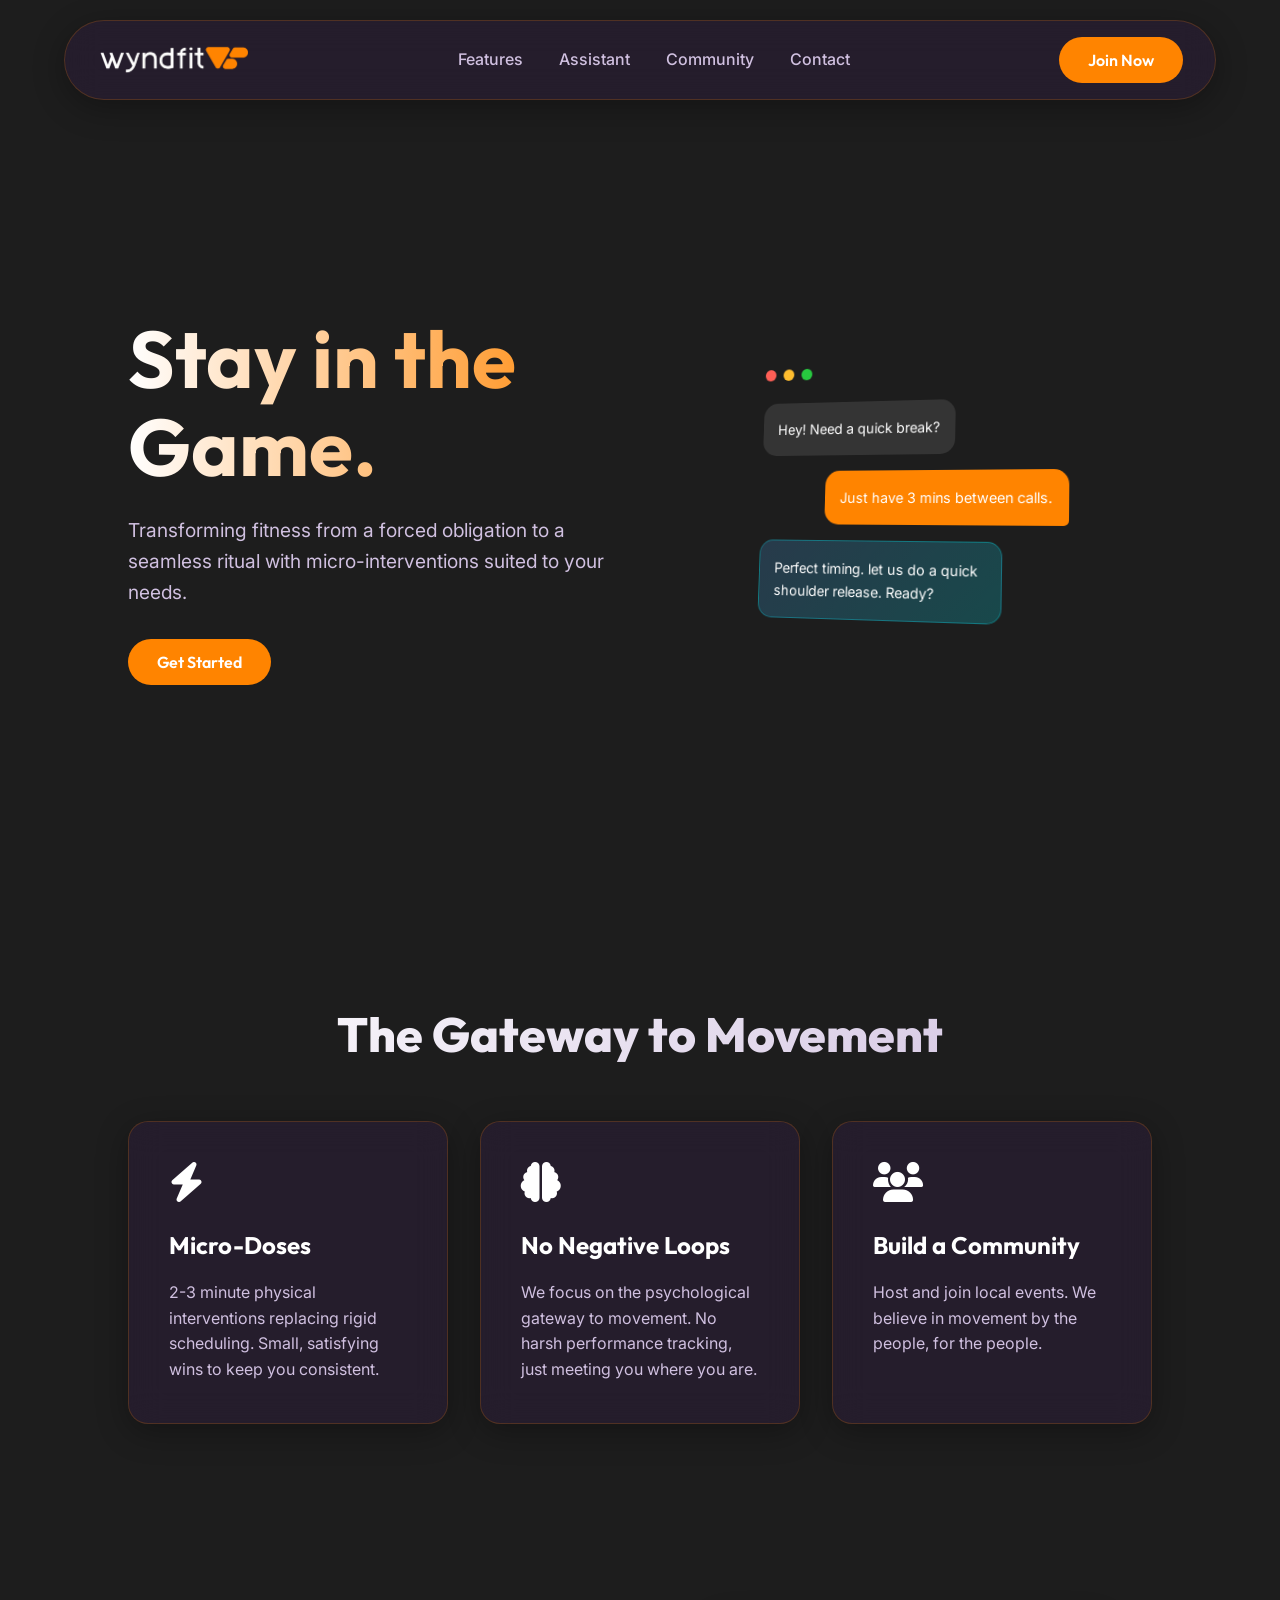
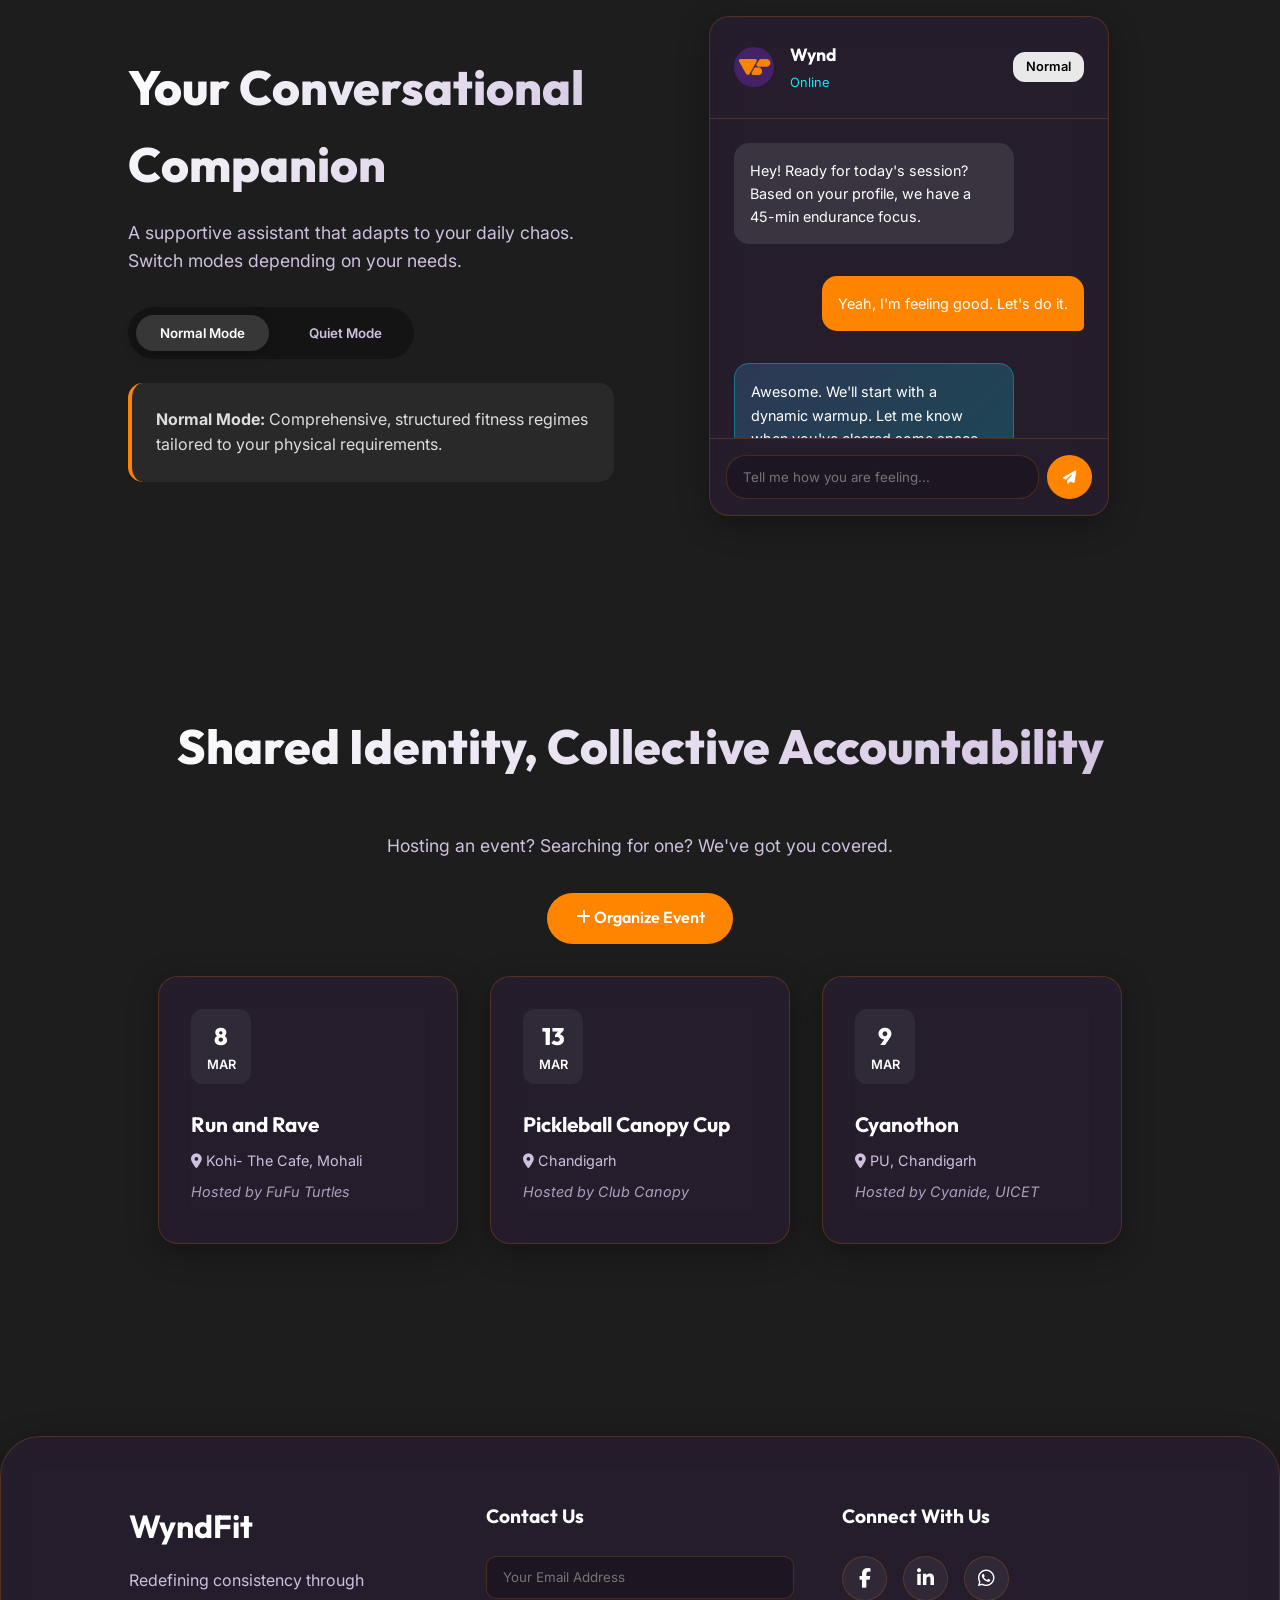
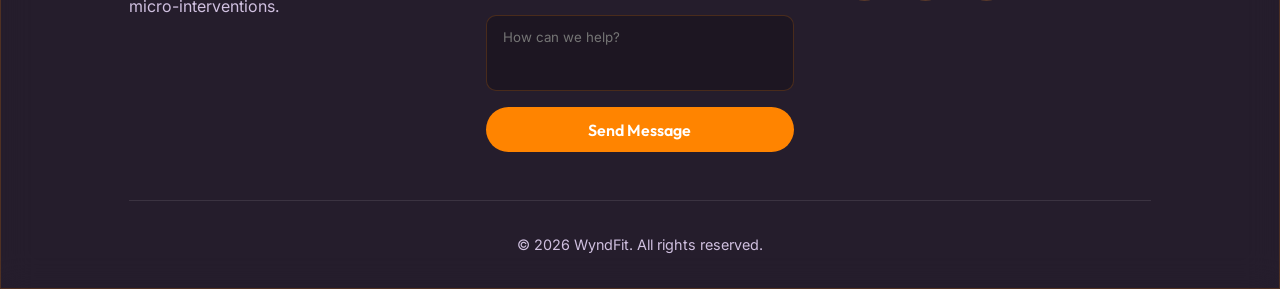
<file: assets/wyndfit/index.html>
<!DOCTYPE html>
<html lang="en">

<head>
    <meta charset="UTF-8">
    <meta name="viewport" content="width=device-width, initial-scale=1.0">
    <title>WyndFit: Stay in the Game</title>
    <meta name="description" content="WyndFit is a fitness platform with micro-doses of movement.">
    <link rel="stylesheet" href="style.css">
    <link
        href="https://fonts.googleapis.com/css2?family=Outfit:wght@300;400;600;800&family=Inter:wght@400;500;600&display=swap"
        rel="stylesheet">
    <link rel="stylesheet" href="https://cdnjs.cloudflare.com/ajax/libs/font-awesome/6.4.0/css/all.min.css">
</head>

<body>

    <nav class="navbar minimal-nav">
        <a href="#" aria-label="Home" class="brand-link">
            <img src="../Name Tag.png" alt="WyndFit Logo" class="logo-img">
        </a>
        <div class="nav-links">
            <a href="#features">Features</a>
            <a href="#assistant">Assistant</a>
            <a href="#community">Community</a>
            <a href="#contact">Contact</a>
        </div>
        <button class="cta-btn primary" id="btn-join-now">Join Now</button>
    </nav>

    <header class="hero">
        <div class="hero-content">
            <h1 class="animate-up">Stay in the Game.</h1>
            <p class="animate-up delay-1">Transforming fitness from a forced obligation to a seamless ritual with
                micro-interventions suited to your needs.</p>
            <div class="hero-actions animate-up delay-2">
                <button class="cta-btn primary" id="btn-get-started">Get Started</button>
            </div>
        </div>
        <div class="hero-visual animate-fade delay-3">
            <div class="glass-card mockup-card">
                <div class="mockup-header">
                    <span class="dot red"></span><span class="dot yellow"></span><span class="dot green"></span>
                </div>
                <div class="mockup-body">
                    <div class="chat-bubble bot">Hey! Need a quick break?</div>
                    <div class="chat-bubble user">Just have 3 mins between calls.</div>
                    <div class="chat-bubble bot highlight">Perfect timing. let us do a quick shoulder release. Ready?
                    </div>
                </div>
            </div>
        </div>
    </header>

    <section id="features" class="features-section">
        <h2 class="section-title">The Gateway to Movement</h2>
        <div class="features-grid">
            <div class="feature-card glass-panel">
                <i class="fas fa-bolt feature-icon"></i>
                <h3>Micro-Doses</h3>
                <p>2-3 minute physical interventions replacing rigid scheduling. Small, satisfying wins to keep you
                    consistent.</p>
            </div>
            <div class="feature-card glass-panel">
                <i class="fas fa-brain feature-icon"></i>
                <h3>No Negative Loops</h3>
                <p>We focus on the psychological gateway to movement. No harsh performance tracking, just meeting you
                    where you are.</p>
            </div>
            <div class="feature-card glass-panel">
                <i class="fas fa-users feature-icon"></i>
                <h3>Build a Community</h3>
                <p>Host and join local events. We believe in movement by the people, for the people.</p>
            </div>
        </div>
    </section>

    <section id="assistant" class="assistant-section">
        <div class="assistant-content">
            <h2 class="section-title text-left">Your Conversational Companion</h2>
            <p class="subtitle">A supportive assistant that adapts to your daily chaos. Switch modes depending on your
                needs.</p>

            <div class="mode-toggles">
                <button class="mode-btn active" data-mode="normal" id="btn-normal">Normal Mode</button>
                <button class="mode-btn" data-mode="quiet" id="btn-quiet">Quiet Mode</button>
            </div>

            <div class="mode-description" id="mode-text">
                <strong>Normal Mode:</strong> Comprehensive, structured fitness regimes tailored to your physical
                requirements.
            </div>
        </div>
        <div class="assistant-visual">
            <div class="chat-interface glass-panel">
                <div class="chat-header">
                    <img src="../PFP.png" alt="Wynd Avatar" class="avatar">
                    <div>
                        <h4>Wynd</h4>
                        <span class="status">Online</span>
                    </div>
                    <div class="mode-badge" id="chat-mode-badge">Normal</div>
                </div>
                <div class="chat-window" id="chat-window">
                </div>
                <div class="chat-input">
                    <input type="text" placeholder="Tell me how you are feeling...">
                    <button aria-label="Send Message"><i class="fas fa-paper-plane"></i></button>
                </div>
            </div>
        </div>
    </section>

    <section id="community" class="community-section">
        <div class="community-header">
            <h2 class="section-title">Shared Identity, Collective Accountability</h2>
            <p>Hosting an event? Searching for one? We've got you covered.</p>
            <a href="https://chat.whatsapp.com/KliR3Ot2sDdGndz5E7MgGy?mode=gi_t" target="_blank"
                rel="noopener noreferrer" class="cta-btn primary"
                style="display: inline-block; text-decoration: none;"><i class="fas fa-plus"></i> Organize Event</a>
        </div>

        <div class="events-slider">
            <div class="event-card glass-panel">
                <div class="event-date">
                    <span class="day">8</span>
                    <span class="month">MAR</span>
                </div>
                <div class="event-details">
                    <h3>Run and Rave</h3>
                    <p><i class="fas fa-map-marker-alt"></i> Kohi- The Cafe, Mohali</p>
                    <p class="organizer">Hosted by FuFu Turtles</p>
                </div>
            </div>
            <div class="event-card glass-panel">
                <div class="event-date">
                    <span class="day">13</span>
                    <span class="month">MAR</span>
                </div>
                <div class="event-details">
                    <h3>Pickleball Canopy Cup</h3>
                    <p><i class="fas fa-map-marker-alt"></i> Chandigarh</p>
                    <p class="organizer">Hosted by Club Canopy</p>
                </div>
            </div>
            <div class="event-card glass-panel">
                <div class="event-date">
                    <span class="day">9</span>
                    <span class="month">MAR</span>
                </div>
                <div class="event-details">
                    <h3>Cyanothon</h3>
                    <p><i class="fas fa-map-marker-alt"></i> PU, Chandigarh</p>
                    <p class="organizer">Hosted by Cyanide, UICET</p>
                </div>
            </div>
        </div>
    </section>

    <footer id="contact" class="footer glass-panel">
        <div class="footer-grid">
            <div class="footer-brand">
                <h2>WyndFit</h2>
                <p>Redefining consistency through micro-interventions.</p>
            </div>
            <div class="footer-contact">
                <h3>Contact Us</h3>
                <form class="contact-form" action="mailto:admin@wyndfit.com" method="post" enctype="text/plain">
                    <input type="email" name="email" placeholder="Your Email Address" required
                        aria-label="Email Address">
                    <textarea name="message" placeholder="How can we help?" rows="3" required
                        aria-label="Message"></textarea>
                    <button type="submit" class="cta-btn primary">Send Message</button>
                </form>
            </div>
            <div class="footer-social">
                <h3>Connect With Us</h3>
                <div class="social-links">
                    <a href="https://www.facebook.com/share/17wjNehfc2/?mibextid=wwXIfr" target="_blank"
                        rel="noopener noreferrer" aria-label="Facebook"><i class="fab fa-facebook-f"></i></a>
                    <a href="https://www.linkedin.com/company/wyndfit" target="_blank" rel="noopener noreferrer"
                        aria-label="LinkedIn"><i class="fab fa-linkedin-in"></i></a>
                    <a href="https://chat.whatsapp.com/KliR3Ot2sDdGndz5E7MgGy?mode=gi_t" target="_blank"
                        rel="noopener noreferrer" aria-label="WhatsApp Community"><i class="fab fa-whatsapp"></i></a>
                </div>
            </div>
        </div>
        <div class="footer-bottom">
            <p>&copy; 2026 WyndFit. All rights reserved.</p>
        </div>
    </footer>

    <!-- WhatsApp Join Modal -->
    <div class="modal-overlay" id="whatsapp-modal">
        <div class="modal-content glass-panel">
            <button class="close-modal" id="close-modal" aria-label="Close">&times;</button>
            <div class="modal-body">
                <i class="fab fa-whatsapp whatsapp-icon"></i>
                <h2>Join the Community</h2>
                <p>WyndFit is powered by its people. Join our WhatsApp community to start organizing events, connecting
                    with others, and staying in the game.</p>
                <a href="https://chat.whatsapp.com/KliR3Ot2sDdGndz5E7MgGy?mode=gi_t" target="_blank"
                    rel="noopener noreferrer" class="cta-btn primary w-full text-center"
                    style="display: block; text-decoration: none;">Join WhatsApp Group</a>
            </div>
        </div>
    </div>

    <script src="script.js"></script>
</body>

</html>
</file>
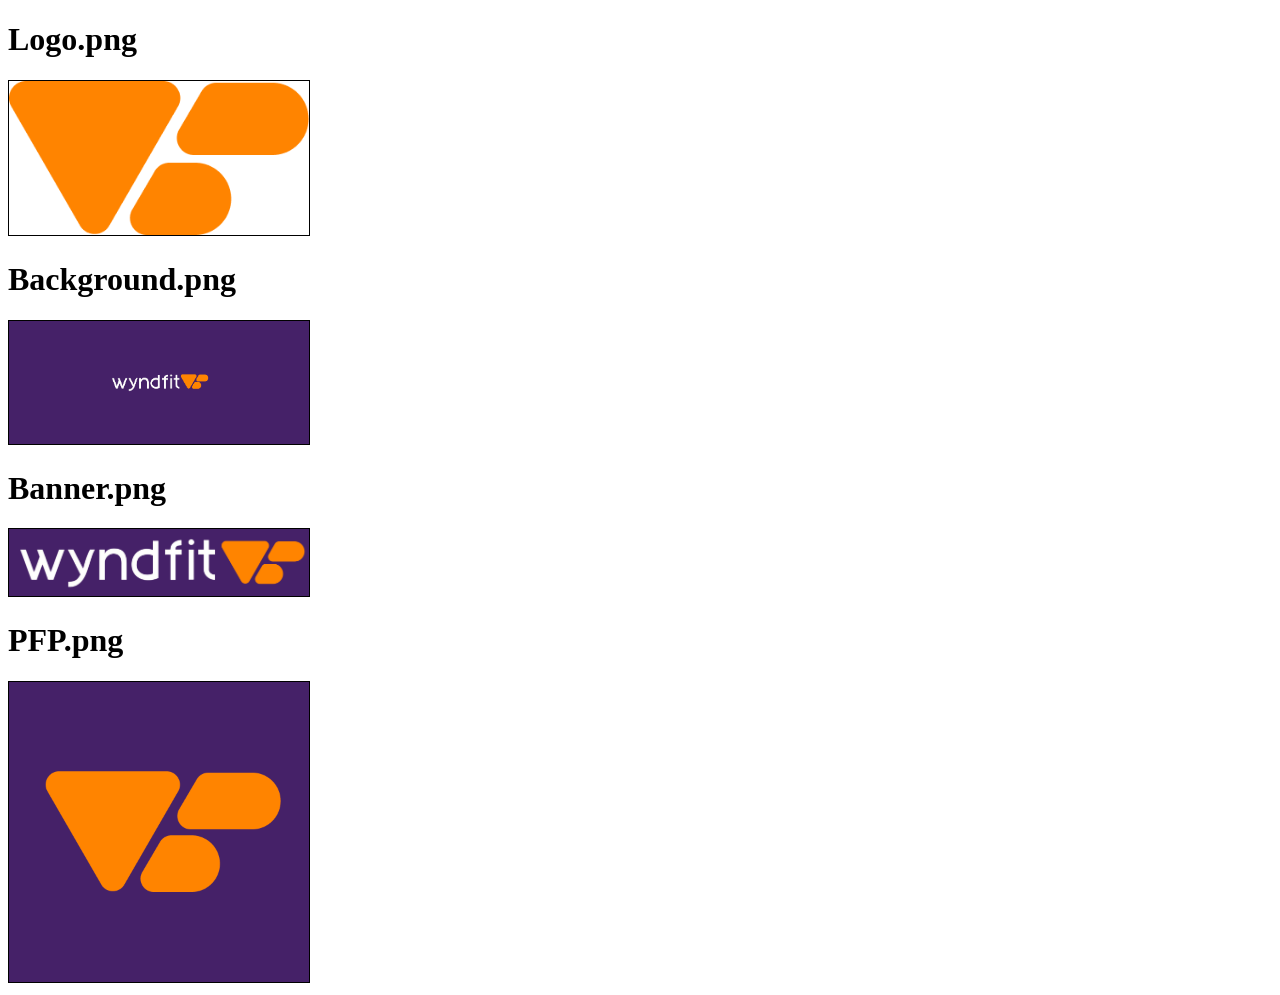
<file: assets/wyndfit/view_assets.html>
<!DOCTYPE html>
<html>

<head>
    <title>Assets</title>
</head>

<body>
    <h1>Logo.png</h1>
    <img src="../Logo.png" style="max-width: 300px; border: 1px solid black;">

    <h1>Background.png</h1>
    <img src="../Background.png" style="max-width: 300px; border: 1px solid black;">

    <h1>Banner.png</h1>
    <img src="../Banner.png" style="max-width: 300px; border: 1px solid black;">

    <h1>PFP.png</h1>
    <img src="../PFP.png" style="max-width: 300px; border: 1px solid black;">
</body>

</html>
</file>
<file: assets/wyndfit/style.css>
:root {
    --bg-color: #1d1d1d;
    --text-main: #FFFFFF;
    --text-muted: #D0C0E0;
    --primary: #ff8400;
    --primary-glow: rgba(255, 132, 0, 0.4);
    --secondary: #452168;
    --accent: #ff8400;
    --glass-bg: rgba(69, 33, 104, 0.2);
    --glass-border: rgba(255, 132, 0, 0.2);
}

* {
    margin: 0;
    padding: 0;
    box-sizing: border-box;
    font-family: 'Inter', sans-serif;
}

body {
    background-color: var(--bg-color);
    color: var(--text-main);
    overflow-x: hidden;
    line-height: 1.6;
}

h1,
h2,
h3,
h4,
.logo {
    font-family: 'Outfit', sans-serif;
}

/* Removed Orbs */

/* Glass panel utility */
.glass-panel {
    background: var(--glass-bg);
    backdrop-filter: blur(16px);
    -webkit-backdrop-filter: blur(16px);
    border: 1px solid var(--glass-border);
    box-shadow: 0 8px 32px 0 rgba(0, 0, 0, 0.3);
}

/* Typography & Buttons */
.section-title {
    font-size: 3rem;
    font-weight: 800;
    text-align: center;
    margin-bottom: 3rem;
    background: linear-gradient(135deg, #fff, var(--text-muted));
    -webkit-background-clip: text;
    -webkit-text-fill-color: transparent;
}

.cta-btn {
    padding: 0.8rem 1.8rem;
    border-radius: 30px;
    font-weight: 600;
    font-family: 'Outfit', sans-serif;
    cursor: pointer;
    transition: all 0.3s ease;
    border: none;
    font-size: 1rem;
}

.cta-btn.primary {
    background: var(--primary);
    color: white;
}

.cta-btn.primary:hover {
    background: #e67600;
}

.cta-btn.secondary {
    background: transparent;
    color: white;
    border: 1px solid var(--text-muted);
}

.cta-btn.secondary:hover {
    background: rgba(255, 255, 255, 0.1);
}

.cta-btn.small {
    padding: 0.5rem 1.2rem;
    font-size: 0.9rem;
}

/* Navbar */
.minimal-nav {
    position: fixed;
    top: 20px;
    left: 50%;
    transform: translateX(-50%);
    width: 90%;
    max-width: 1200px;
    display: flex;
    justify-content: space-between;
    align-items: center;
    padding: 1rem 2rem;
    border-radius: 50px;
    background: var(--glass-bg);
    backdrop-filter: blur(16px);
    -webkit-backdrop-filter: blur(16px);
    border: 1px solid var(--glass-border);
    box-shadow: 0 8px 32px 0 rgba(0, 0, 0, 0.3);
    z-index: 100;
}

.brand-link {
    display: flex;
    align-items: center;
    gap: 12px;
    text-decoration: none;
}

.logo-img {
    height: 35px;
    object-fit: contain;
}

.name-tag-img {
    height: 20px;
    object-fit: contain;
}

.nav-links a {
    color: var(--text-muted);
    text-decoration: none;
    margin: 0 1rem;
    font-weight: 500;
    transition: color 0.3s ease;
}

.nav-links a:hover {
    color: white;
}

/* Header */
.hero {
    min-height: 100vh;
    display: flex;
    align-items: center;
    padding: 0 10%;
    padding-top: 100px;
    gap: 5%;
}

.hero-content {
    flex: 1;
}

.hero-content h1 {
    font-size: 5rem;
    line-height: 1.1;
    margin-bottom: 1.5rem;
    background: linear-gradient(to right, #fff, var(--primary));
    -webkit-background-clip: text;
    -webkit-text-fill-color: transparent;
}

.hero-content p {
    font-size: 1.2rem;
    color: var(--text-muted);
    margin-bottom: 2rem;
    max-width: 500px;
}

.hero-actions {
    display: flex;
    gap: 1rem;
}

.hero-visual {
    flex: 1;
    display: flex;
    justify-content: center;
}

.mockup-card {
    width: 350px;
    border-radius: 20px;
    padding: 1rem;
    transform: perspective(1000px) rotateY(-15deg) rotateX(5deg);
    transition: transform 0.5s ease;
}

.mockup-card:hover {
    transform: perspective(1000px) rotateY(0deg) rotateX(0deg);
}

.mockup-header {
    display: flex;
    gap: 8px;
    margin-bottom: 1.5rem;
}

.dot {
    width: 12px;
    height: 12px;
    border-radius: 50%;
}

.dot.red {
    background: #ff5f56;
}

.dot.yellow {
    background: #ffbd2e;
}

.dot.green {
    background: #27c93f;
}

.chat-bubble {
    padding: 1rem;
    border-radius: 15px;
    margin-bottom: 1rem;
    font-size: 0.9rem;
    max-width: 80%;
}

.chat-bubble.bot {
    background: rgba(255, 255, 255, 0.1);
    align-self: flex-start;
}

.chat-bubble.bot.highlight {
    background: linear-gradient(135deg, rgba(79, 172, 254, 0.2), rgba(0, 242, 254, 0.2));
    border: 1px solid rgba(0, 242, 254, 0.3);
}

.chat-bubble.user {
    background: var(--primary);
    color: white;
    margin-left: auto;
    border-bottom-right-radius: 5px;
}

.mockup-body {
    display: flex;
    flex-direction: column;
}

/* Features */
.features-section {
    padding: 6rem 10%;
}

.features-grid {
    display: grid;
    grid-template-columns: repeat(auto-fit, minmax(300px, 1fr));
    gap: 2rem;
}

.feature-card {
    padding: 2.5rem;
    border-radius: 20px;
    text-align: left;
    transition: transform 0.3s ease;
}

.feature-card:hover {
    transform: translateY(-10px);
}

.feature-icon {
    font-size: 2.5rem;
    color: #FFFFFF;
    margin-bottom: 1.5rem;
}

.feature-card h3 {
    margin-bottom: 1rem;
    font-size: 1.5rem;
}

.feature-card p {
    color: var(--text-muted);
}

/* Assistant */
.assistant-section {
    padding: 6rem 10%;
    display: flex;
    align-items: center;
    gap: 5%;
}

.section-title.text-left {
    text-align: left;
    margin-bottom: 1rem;
}

.assistant-content {
    flex: 1;
}

.assistant-content .subtitle {
    color: var(--text-muted);
    font-size: 1.1rem;
    margin-bottom: 2rem;
}

.assistant-visual {
    flex: 1;
    display: flex;
    justify-content: center;
}

.mode-toggles {
    display: flex;
    gap: 1rem;
    margin-bottom: 1.5rem;
    background: rgba(0, 0, 0, 0.3);
    padding: 0.5rem;
    border-radius: 30px;
    display: inline-flex;
}

.mode-btn {
    background: transparent;
    border: none;
    color: var(--text-muted);
    padding: 0.6rem 1.5rem;
    border-radius: 20px;
    cursor: pointer;
    font-weight: 600;
    transition: all 0.3s;
}

.mode-btn.active {
    background: rgba(255, 255, 255, 0.15);
    color: white;
    box-shadow: 0 4px 15px rgba(0, 0, 0, 0.2);
}

.mode-description {
    background: rgba(255, 255, 255, 0.05);
    padding: 1.5rem;
    border-radius: 15px;
    border-left: 4px solid var(--primary);
    font-size: 1rem;
    color: #ddd;
}

.chat-interface {
    width: 400px;
    height: 500px;
    border-radius: 20px;
    display: flex;
    flex-direction: column;
    overflow: hidden;
}

.chat-header {
    padding: 1.5rem;
    border-bottom: 1px solid var(--glass-border);
    display: flex;
    align-items: center;
    gap: 1rem;
}

.chat-header .avatar {
    width: 40px;
    height: 40px;
    border-radius: 50%;
}

.chat-header h4 {
    margin: 0;
    font-size: 1.1rem;
}

.chat-header .status {
    font-size: 0.8rem;
    color: #00f2fe;
}

.mode-badge {
    margin-left: auto;
    background: rgba(255, 255, 255, 0.9);
    color: #000000;
    padding: 0.3rem 0.8rem;
    border-radius: 12px;
    font-size: 0.8rem;
    font-weight: 600;
}

.chat-window {
    flex: 1;
    padding: 1.5rem;
    overflow-y: auto;
    display: flex;
    flex-direction: column;
    gap: 1rem;
}

.chat-window::-webkit-scrollbar {
    width: 6px;
}

.chat-window::-webkit-scrollbar-thumb {
    background: rgba(255, 255, 255, 0.2);
    border-radius: 10px;
}

.chat-input {
    padding: 1rem;
    border-top: 1px solid var(--glass-border);
    display: flex;
    gap: 0.5rem;
}

.chat-input input {
    flex: 1;
    background: rgba(0, 0, 0, 0.2);
    border: 1px solid var(--glass-border);
    color: white;
    padding: 0.8rem 1rem;
    border-radius: 20px;
    outline: none;
}

.chat-input button {
    background: var(--primary);
    color: white;
    border: none;
    width: 45px;
    border-radius: 50%;
    cursor: pointer;
    transition: transform 0.2s;
}

.chat-input button:hover {
    transform: scale(1.05);
}

/* Community */
.community-section {
    padding: 6rem 10%;
    text-align: center;
}

.community-header p {
    color: var(--text-muted);
    font-size: 1.1rem;
    margin-bottom: 2rem;
}

.events-slider {
    display: flex;
    justify-content: center;
    flex-wrap: wrap;
    gap: 2rem;
    padding: 2rem 0;
}

.events-slider::-webkit-scrollbar {
    display: none;
}

.event-card {
    min-width: 300px;
    padding: 2rem;
    border-radius: 20px;
    text-align: left;
    scroll-snap-align: start;
    display: flex;
    flex-direction: column;
    gap: 1.5rem;
}

.event-date {
    display: flex;
    flex-direction: column;
    align-items: center;
    background: rgba(255, 255, 255, 0.05);
    width: 60px;
    padding: 0.5rem;
    border-radius: 12px;
    color: #FFFFFF;
}

.event-date .day {
    font-size: 1.5rem;
    font-weight: 800;
    font-family: 'Outfit';
}

.event-date .month {
    font-size: 0.8rem;
    font-weight: 600;
}

.event-details h3 {
    font-size: 1.3rem;
    margin-bottom: 0.5rem;
}

.event-details p {
    color: var(--text-muted);
    font-size: 0.9rem;
    margin-bottom: 0.5rem;
}

.organizer {
    font-style: italic;
    opacity: 0.8;
}

/* Footer */
.footer {
    border-top: 1px solid var(--glass-border);
    border-radius: 40px 40px 0 0;
    padding: 4rem 10% 2rem;
    margin-top: 4rem;
}

.footer-grid {
    display: grid;
    grid-template-columns: 1fr 1fr 1fr;
    gap: 3rem;
    margin-bottom: 3rem;
}

.footer-brand h2 {
    font-size: 2rem;
    margin-bottom: 1rem;
    color: #FFFFFF;
}

.footer-brand p {
    color: var(--text-muted);
    max-width: 250px;
}

.footer-contact h3,
.footer-social h3 {
    margin-bottom: 1.5rem;
    font-size: 1.2rem;
}

.contact-form {
    display: flex;
    flex-direction: column;
    gap: 1rem;
}

.contact-form input,
.contact-form textarea {
    background: rgba(0, 0, 0, 0.2);
    border: 1px solid var(--glass-border);
    color: white;
    padding: 0.8rem 1rem;
    border-radius: 10px;
    outline: none;
    font-family: inherit;
}

.contact-form textarea {
    resize: none;
}

.social-links {
    display: flex;
    gap: 1rem;
}

.social-links a {
    width: 45px;
    height: 45px;
    border-radius: 50%;
    background: rgba(255, 255, 255, 0.05);
    display: flex;
    align-items: center;
    justify-content: center;
    color: white;
    text-decoration: none;
    transition: all 0.3s;
    font-size: 1.2rem;
    border: 1px solid var(--glass-border);
}

.social-links a:hover {
    background: var(--primary);
    transform: translateY(-5px);
}

.footer-bottom {
    text-align: center;
    color: var(--text-muted);
    font-size: 0.9rem;
    padding-top: 2rem;
    border-top: 1px solid rgba(255, 255, 255, 0.1);
}

/* Animations */
.animate-up {
    opacity: 0;
    transform: translateY(30px);
    animation: fadeInUp 0.8s forwards;
}

.animate-fade {
    opacity: 0;
    animation: fadeIn 1.2s forwards;
}

.delay-1 {
    animation-delay: 0.2s;
}

.delay-2 {
    animation-delay: 0.4s;
}

.delay-3 {
    animation-delay: 0.6s;
}

@keyframes fadeInUp {
    to {
        opacity: 1;
        transform: translateY(0);
    }
}

@keyframes fadeIn {
    to {
        opacity: 1;
    }
}

/* WhatsApp Modal */
.modal-overlay {
    position: fixed;
    top: 0;
    left: 0;
    width: 100vw;
    height: 100vh;
    background: rgba(0, 0, 0, 0.8);
    backdrop-filter: blur(5px);
    display: flex;
    justify-content: center;
    align-items: center;
    z-index: 1000;
    opacity: 0;
    pointer-events: none;
    transition: opacity 0.3s ease;
}

.modal-overlay.active {
    opacity: 1;
    pointer-events: all;
}

.modal-content {
    background: #1a1a1a;
    width: 90%;
    max-width: 450px;
    padding: 3rem 2rem;
    border-radius: 20px;
    position: relative;
    transform: translateY(20px);
    transition: transform 0.3s ease;
    text-align: center;
}

.modal-overlay.active .modal-content {
    transform: translateY(0);
}

.close-modal {
    position: absolute;
    top: 15px;
    right: 20px;
    background: transparent;
    border: none;
    color: var(--text-muted);
    font-size: 2rem;
    cursor: pointer;
    transition: color 0.3s;
}

.close-modal:hover {
    color: white;
}

.whatsapp-icon {
    font-size: 4rem;
    color: #25D366;
    margin-bottom: 1.5rem;
}

.modal-body h2 {
    font-size: 1.8rem;
    margin-bottom: 1rem;
    color: white;
}

.modal-body p {
    color: var(--text-muted);
    margin-bottom: 2rem;
    font-size: 1rem;
}

.w-full {
    width: 100%;
}

.text-center {
    text-align: center;
}

@media (max-width: 900px) {

    .hero,
    .assistant-section {
        flex-direction: column;
        text-align: center;
        gap: 3rem;
        padding-top: 120px;
    }

    .hero-content h1 {
        font-size: 3.5rem;
    }

    .hero-actions {
        justify-content: center;
    }

    .footer-grid {
        grid-template-columns: 1fr;
        text-align: center;
    }

    .social-links {
        justify-content: center;
    }

    .minimal-nav {
        flex-direction: column;
        gap: 1rem;
        padding: 1rem;
        position: relative;
    }

    .nav-links {
        display: none;
    }
}
</file>
